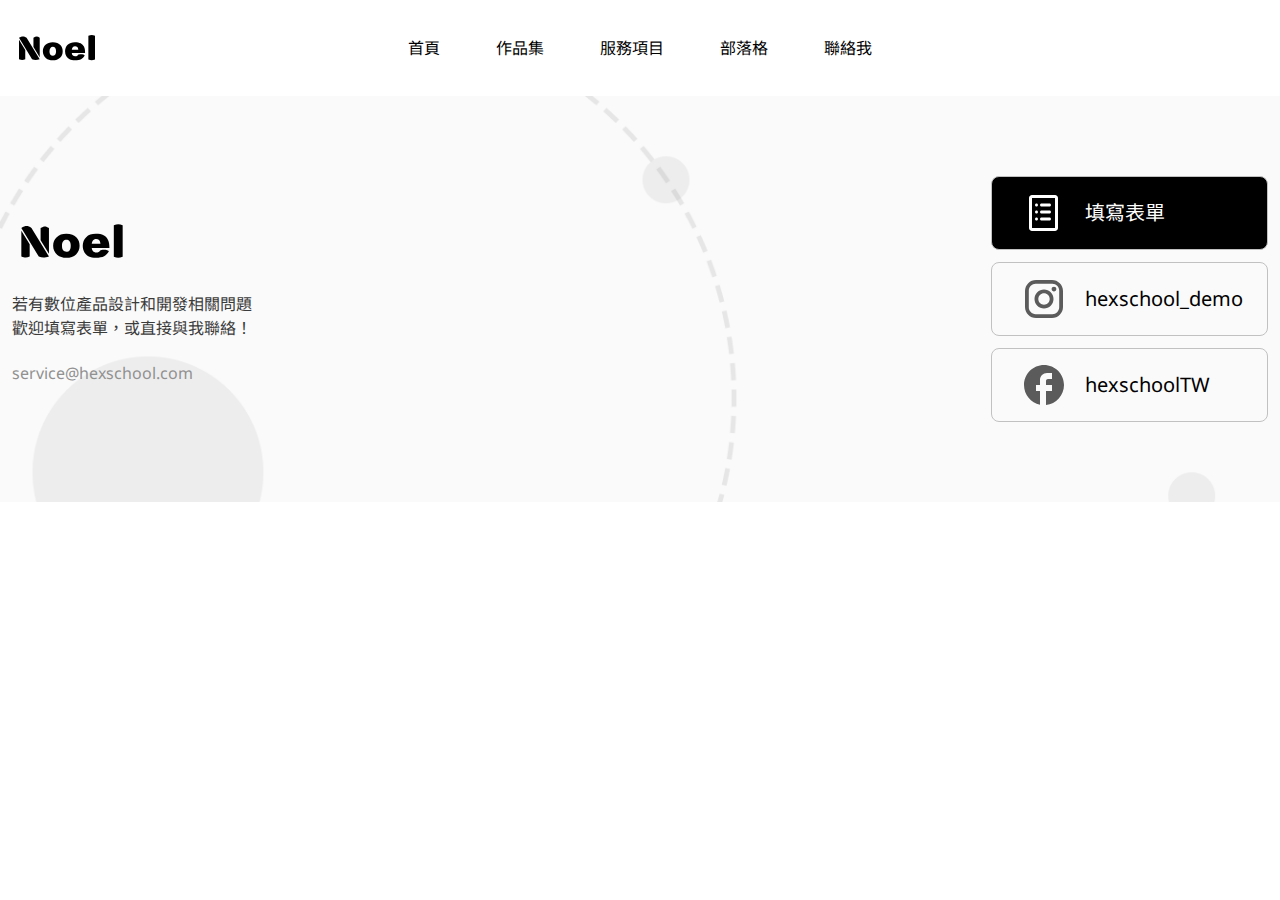
<file: index.html>
<!DOCTYPE html>
<html lang="en">
<head>
    <meta charset="UTF-8">
    <meta name="viewport" content="width=device-width, initial-scale=1.0">
    <title>切版任務作業一 - 個人品牌網站 - 開發經驗卡片設計</title>
    <link rel="stylesheet" href="https://fonts.googleapis.com/css2?family=Material+Symbols+Outlined" />
    <link rel="stylesheet" href="css/all.css">
</head>
<body>
    <div class="mask close_class"></div>
    <nav class="nav">
        <h1><a href="index.html" class="nav-logo">
            <img src="../img/logo.svg" alt="">
        </a></h1>
        <span class="material-symbols-outlined menu-btn">
            menu
        </span>
        <span class="material-symbols-outlined close-btn">
            close
        </span>
        <ul class="menu">
            <li class="item"><a href="index.html">首頁</a></li>
            <li class="item"><a href="./作品集/index.html">作品集</a></li>
            <li class="item"><a href="#">服務項目</a></li>
            <li class="item"><a href="#">部落格</a></li>
            <li class="item"><a href="#">聯絡我</a></li>
        </ul>
    </nav>
    <section class="footer">
        <div class="footer-container">
            <div class="contact">
                <img class="contact-logo" src="../img/logo.svg" alt="">
                <p class="contact-text">若有數位產品設計和開發相關問題<br>
                    歡迎填寫表單，或直接與我聯絡！</p>
                <p class="contact-email">service@hexschool.com</p>
            </div>
            <ul class="social">
                <li>
                    <a href="#" class="social-item from">
                        <img src="../img/form.svg" alt="">
                        <p class="social-text">填寫表單</p>
                    </a>
                </li>
                <li>
                    <a href="#" class="social-item">
                        <img src="../img/IG.svg" alt="">
                        <p class="social-text">hexschool_demo</p>
                    </a>
                </li>
                <li>
                    <a href="#" class="social-item">
                        <img src="../img/FB.svg" alt="">
                        <p class="social-text">hexschoolTW</p>
                    </a>
                </li>
            </ul>
        </div>
    </section>
    <script type="text/javascript" src="script/index.js"></script>
</body>
</html>
</file>
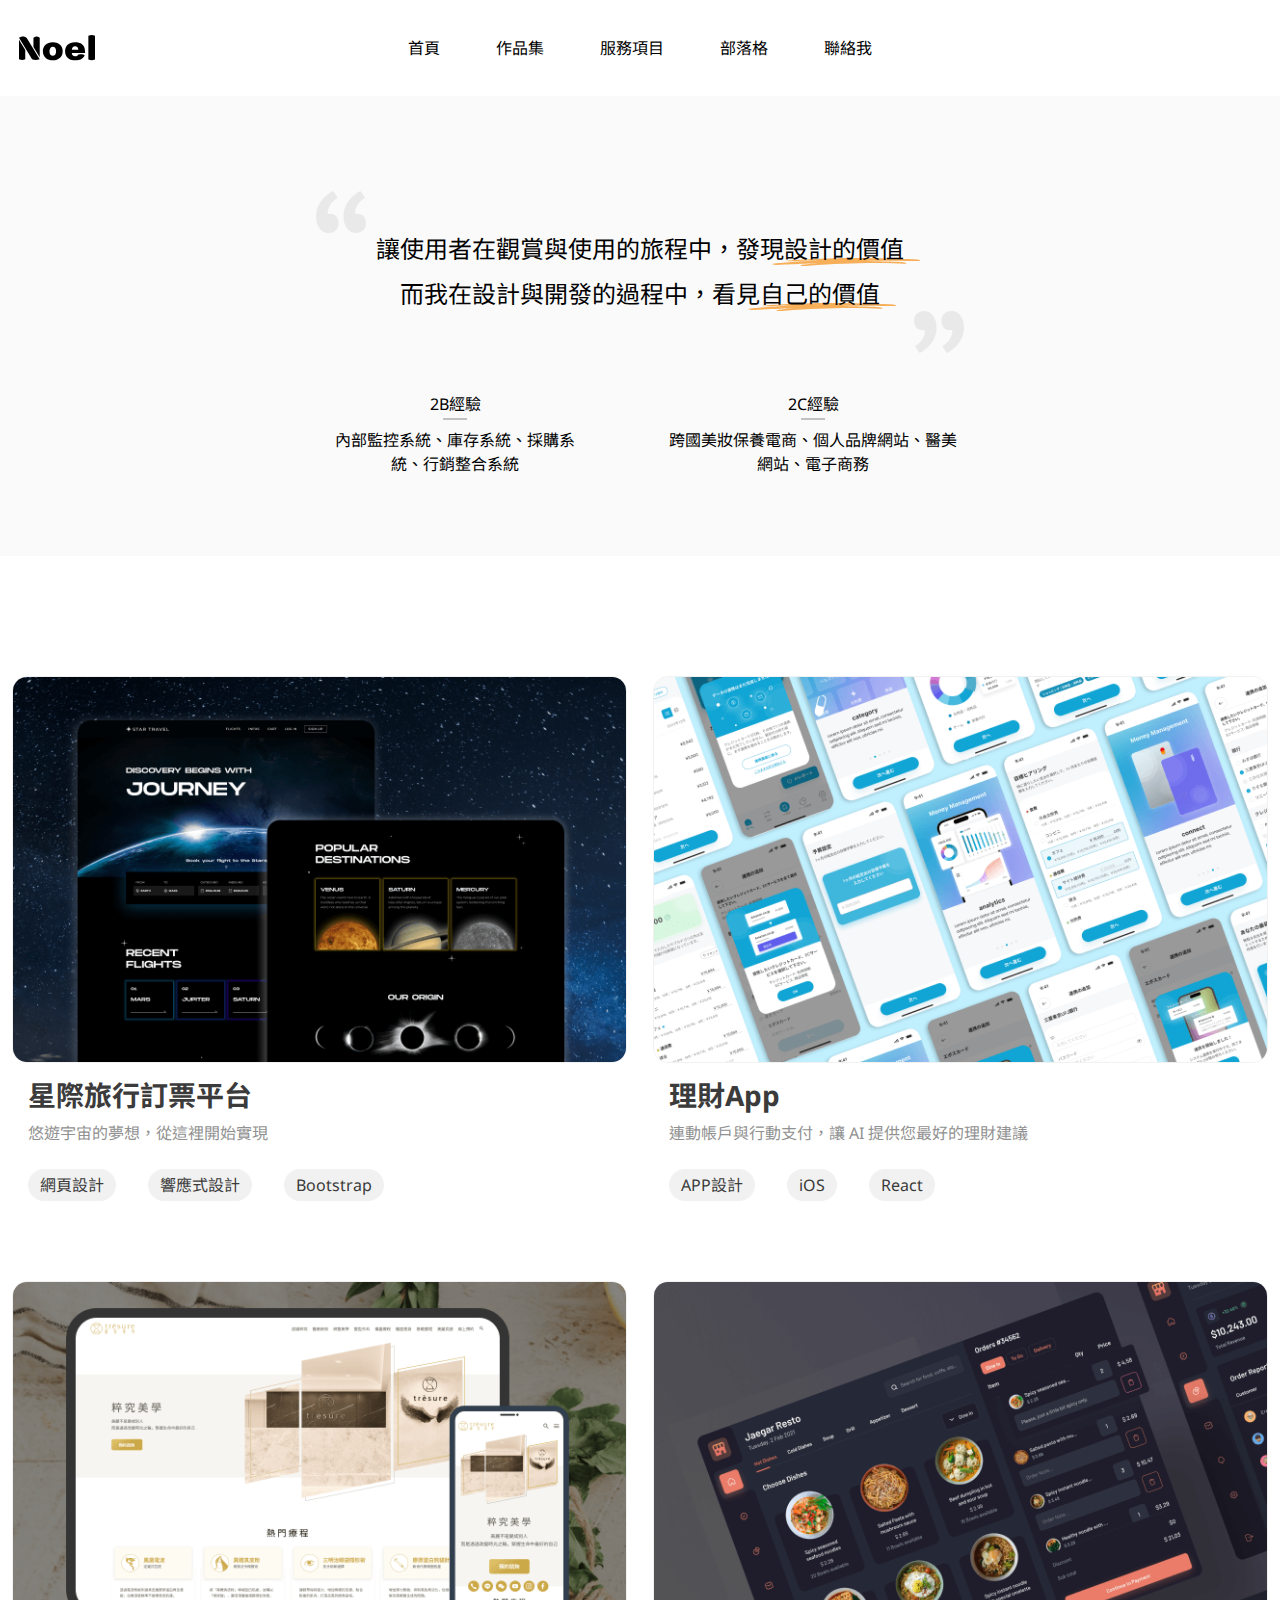
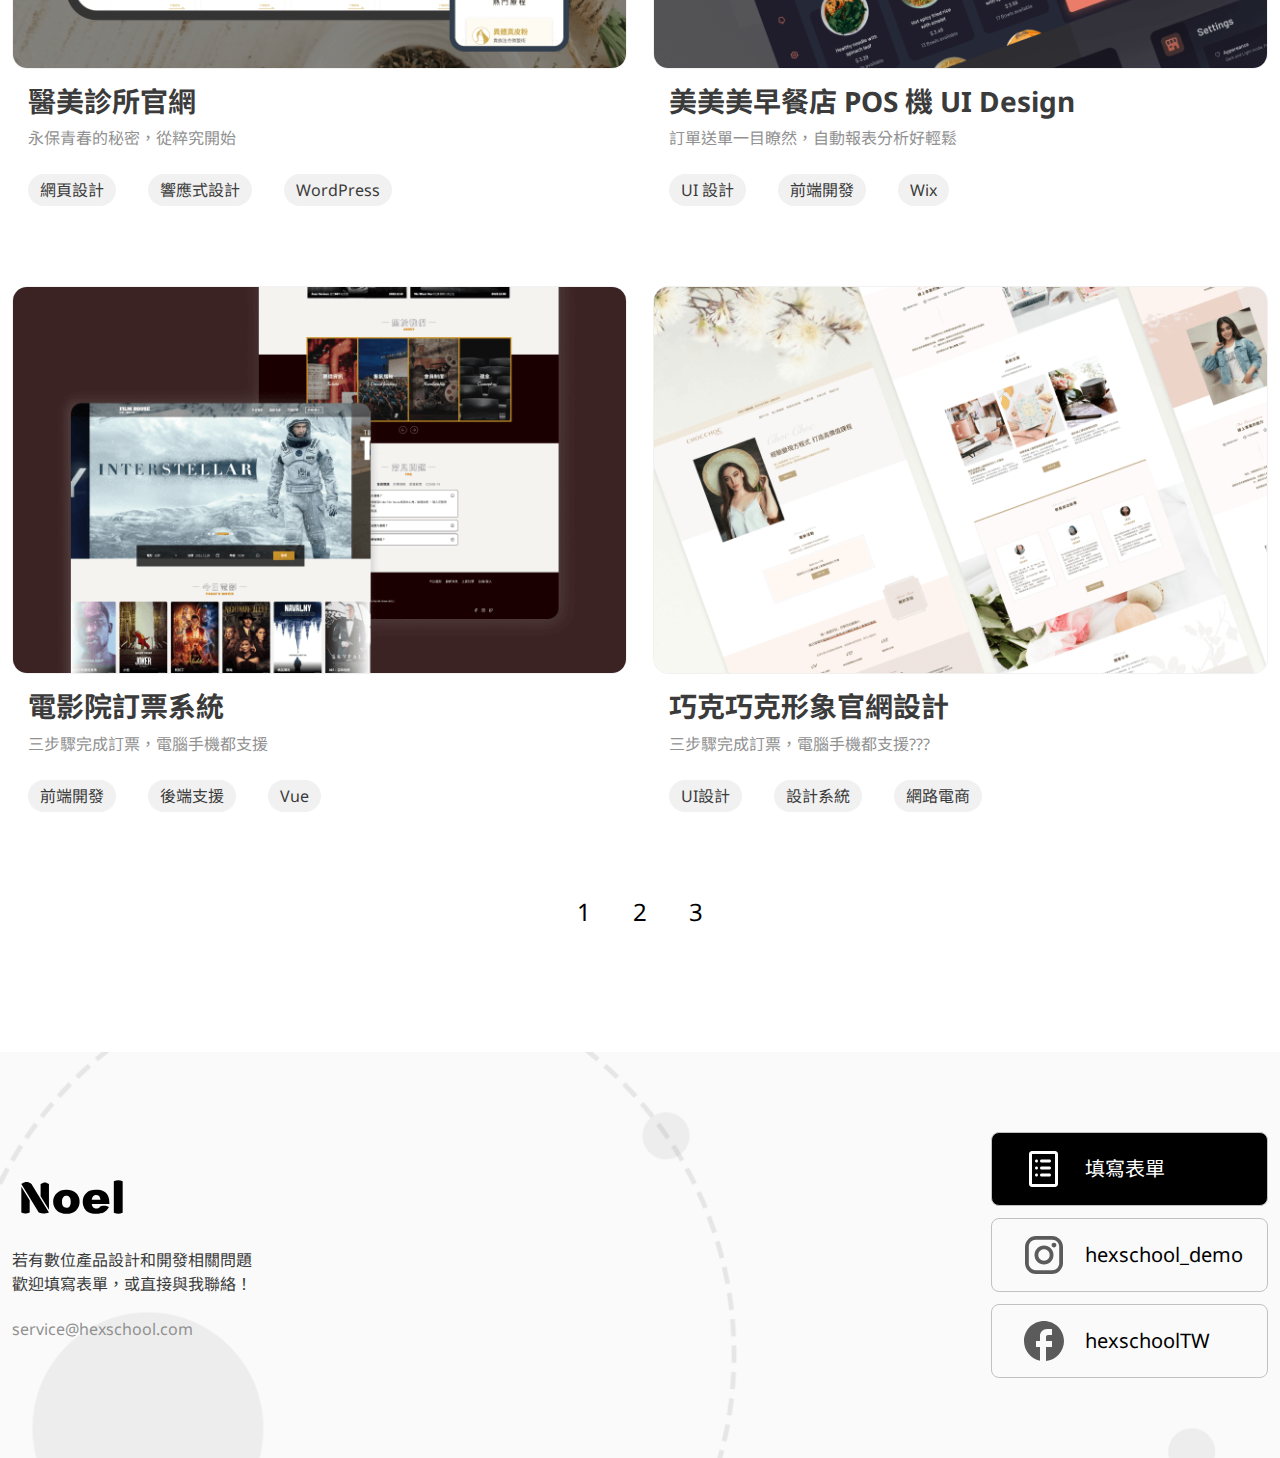
<file: 作品集/index.html>
<!DOCTYPE html>
<html lang="en">
<head>
    <meta charset="UTF-8">
    <meta name="viewport" content="width=device-width, initial-scale=1.0">
    <title>切版任務作業一 - 個人品牌網站 - 開發經驗卡片設計</title>
    <link rel="stylesheet" href="https://fonts.googleapis.com/css2?family=Material+Symbols+Outlined" />
    <link rel="stylesheet" href="css/all.css">
</head>
<body>
    <div class="mask close_class"></div>
    <nav class="nav">
        <h1><a href="../index.html" class="nav-logo">
            <img src="../img/logo.svg" alt="">
        </a></h1>
        <span class="material-symbols-outlined menu-btn">
            menu
        </span>
        <span class="material-symbols-outlined close-btn">
            close
        </span>
        <ul class="menu">
            <li class="item"><a href="../index.html">首頁</a></li>
            <li class="item"><a href="#">作品集</a></li>
            <li class="item"><a href="#">服務項目</a></li>
            <li class="item"><a href="#">部落格</a></li>
            <li class="item"><a href="#">聯絡我</a></li>
        </ul>
    </nav>
    <section class="banner">
        <div class="slogan-block">
            <img class="quote-l" src="../img/quote-left.png" alt="">
            <p>讓使用者在觀賞與使用的旅程中，<span>發現設計的價值<img class="underline" src="../img/orange-underline.svg" alt=""></span>
            </p>
            <p>而我在設計與開發的過程中，<span>看見自己的價值<img class="underline" src="../img/orange-underline.svg" alt=""></span>
            </p>
            <img class="quote-r" src="../img/quote-right.png" alt="">
        </div>
        <ul class="exp-block">
            <li class="exp">
                <p class="exp-title">2B經驗</p>
                <p class="exp-text">內部監控系統、庫存系統、採購系統、行銷整合系統</p>
            </li>
            <li class="exp">
                <p class="exp-title">2C經驗</p>
                <p class="exp-text">跨國美妝保養電商、個人品牌網站、醫美網站、電子商務</p>
            </li>
        </ul>
    </section>
    <section class="container">
        <ul class="card-list">
            <li class="card">
                <a href="#">
                    <img src="../img/work-image1.png" alt="星際旅行訂票平台">
                    <section class="text-box">
                        <div class="title-text">
                            <h2 class="title">星際旅行訂票平台</h2>
                            <p class="describe">悠遊宇宙的夢想，從這裡開始實現</p>
                        </div>
                        <ul class="tags">
                            <li class="tag">網頁設計</li>
                            <li class="tag">響應式設計</li>
                            <li class="tag">Bootstrap</li>
                        </ul>
                    </section>
                </a>
            </li>
            <li class="card">
                <a href="#">
                    <img src="../img/work-image2.png" alt="理財App">
                    <section class="text-box">
                        <div class="title-text">
                            <h2 class="title">理財App</h2>
                            <p class="describe" title="連動帳戶與行動支付，讓 AI 提供您最好的理財建議">連動帳戶與行動支付，讓 AI 提供您最好的理財建議</p>
                        </div>
                        <ul class="tags">
                            <li class="tag">APP設計</li>
                            <li class="tag">iOS</li>
                            <li class="tag">React</li>
                        </ul>
                    </section>
                </a>
            </li>
            <li class="card">
                <a href="#">
                    <img src="../img/work-image3.png" alt="醫美診所官網">
                    <section class="text-box">
                        <div class="title-text">
                            <h2 class="title">醫美診所官網</h2>
                            <p class="describe">永保青春的秘密，從粹究開始</p>
                        </div>
                        <ul class="tags">
                            <li class="tag">網頁設計</li>
                            <li class="tag">響應式設計</li>
                            <li class="tag">WordPress</li>
                        </ul>
                    </section>
                </a>
            </li>
            <li class="card">
                <a href="#">
                    <img src="../img/work-image4.png" alt="美美美早餐店 POS 機 UI Design">
                    <section class="text-box">
                        <div class="title-text">
                            <h2 class="title" title="美美美早餐店 POS 機 UI Design">美美美早餐店 POS 機 UI Design</h2>
                            <p class="describe">訂單送單一目瞭然，自動報表分析好輕鬆</p>
                        </div>
                        <ul class="tags">
                            <li class="tag">UI 設計</li>
                            <li class="tag">前端開發</li>
                            <li class="tag">Wix</li>
                        </ul>
                    </section>
                </a>
            </li>
            <li class="card">
                <a href="#">
                    <img src="../img/work-image5.png" alt="電影院訂票系統">
                    <section class="text-box">
                        <div class="title-text">
                            <h2 class="title">電影院訂票系統</h2>
                            <p class="describe">三步驟完成訂票，電腦手機都支援</p>
                        </div>
                        <ul class="tags">
                            <li class="tag">前端開發</li>
                            <li class="tag">後端支援</li>
                            <li class="tag">Vue</li>
                        </ul>
                    </section>
                </a>
            </li>
            <li class="card">
                <a href="#">
                    <img src="../img/work-image6.png" alt="巧克巧克形象官網設計">
                    <section class="text-box">
                        <div class="title-text">
                            <h2 class="title">巧克巧克形象官網設計</h2>
                            <p class="describe">三步驟完成訂票，電腦手機都支援???</p>
                        </div>
                        <ul class="tags">
                            <li class="tag">UI設計</li>
                            <li class="tag">設計系統</li>
                            <li class="tag">網路電商</li>
                        </ul>
                    </section>
                </a>
            </li>
        </ul>
        <ul class="pages">
            <li><a href="#" class="page">1</a></li>
            <li><a href="#" class="page">2</a></li>
            <li><a href="#" class="page">3</a></li>
        </ul>
    </section>
    <section class="footer">
        <div class="footer-container">
            <div class="contact">
                <img class="contact-logo" src="../img/logo.svg" alt="">
                <p class="contact-text">若有數位產品設計和開發相關問題<br>
                    歡迎填寫表單，或直接與我聯絡！</p>
                <p class="contact-email">service@hexschool.com</p>
            </div>
            <ul class="social">
                <li>
                    <a href="#" class="social-item from">
                        <img src="../img/form.svg" alt="">
                        <p class="social-text">填寫表單</p>
                    </a>
                </li>
                <li>
                    <a href="#" class="social-item">
                        <img src="../img/IG.svg" alt="">
                        <p class="social-text">hexschool_demo</p>
                    </a>
                </li>
                <li>
                    <a href="#" class="social-item">
                        <img src="../img/FB.svg" alt="">
                        <p class="social-text">hexschoolTW</p>
                    </a>
                </li>
            </ul>
        </div>
    </section>
    <script type="text/javascript" src="script/index.js"></script>
</body>
</html>
</file>
<file: css/all.css>
@import url("https://fonts.googleapis.com/css2?family=Noto+Sans+TC:wght@100..900&family=Noto+Sans:ital,wght@0,100..900;1,100..900&display=swap");
/* http://meyerweb.com/eric/tools/css/reset/ 
 * * v2.0 | 20110126
 * * License: none (public domain) */
html, body, div, span, applet, object, iframe, h1, h2, h3, h4, h5, h6, p, blockquote, pre, a, abbr, acronym, address, big, cite, code, del, dfn, em, img, ins, kbd, q, s, samp, small, strike, strong, sub, sup, tt, var, b, u, i, center, button, dl, dt, dd, ol, ul, li, fieldset, form, label, legend, table, caption, tbody, tfoot, thead, tr, th, td, article, aside, canvas, details, embed, figure, figcaption, footer, header, hgroup, menu, nav, output, ruby, section, summary, time, mark, audio, video {
  margin: 0;
  padding: 0;
  border: 0;
  font-size: 100%;
  /* font: inherit; */
  font-family: "Noto Sans", "Noto Sans TC", sans-serif;
  color: #000;
  vertical-align: baseline;
  text-decoration: none;
  box-sizing: border-box;
}

/* HTML5 display-role reset for older browsers */
article, aside, details, figcaption, figure, footer, header, hgroup, menu, nav, section {
  display: block;
}

body {
  line-height: 1;
}

ol, ul {
  list-style: none;
}

blockquote, q {
  quotes: none;
}

blockquote:before, blockquote:after {
  content: "";
  content: none;
}

q:before, q:after {
  content: "";
  content: none;
}

table {
  border-collapse: collapse;
  border-spacing: 0;
}

img {
  display: block;
  max-width: 100%;
}

html {
  max-width: 1920px;
  margin: 0 auto;
  overflow-x: hidden;
}

body {
  padding-top: 96px;
}
@media (max-width: 767px) {
  body {
    padding-top: 40px;
  }
}

.mask {
  position: fixed;
  width: 100%;
  height: 100%;
  background-color: rgba(0, 0, 0, 0.6);
  z-index: 5;
}

.nav {
  width: 1300px;
  margin: 0 auto;
  display: flex;
  justify-content: center;
  position: fixed;
  top: 0;
  left: 0;
  right: 0;
  padding: 32px 12px;
  background-color: #fff;
  z-index: 10;
}
@media (max-width: 1300px) {
  .nav {
    width: 100%;
  }
}
@media (max-width: 767px) {
  .nav {
    justify-content: flex-end;
    padding: 0 12px;
    align-items: flex-end;
  }
}
.nav-logo {
  align-self: center;
  position: absolute;
  left: 12px;
  top: 35px;
  bottom: 35.74px;
}
@media (max-width: 767px) {
  .nav-logo {
    top: 0;
    bottom: auto;
  }
}

.material-symbols-outlined {
  font-size: 40px;
}

@media (max-width: 767px) {
  .menu-btn:hover {
    color: #919191;
  }
  .menu-btn:active {
    background-color: rgba(0, 0, 0, 0.4);
    color: #fff;
  }
}

@media (max-width: 767px) {
  .close-btn {
    background-color: #000;
    color: #fff;
  }
  .close-btn:hover {
    background-color: rgba(145, 145, 145, 0.2);
    color: #000;
  }
  .close-btn:active {
    background-color: #919191;
  }
}

.menu {
  display: flex;
}
@media (max-width: 767px) {
  .menu {
    display: block;
    position: fixed;
    width: calc(100% - 24px);
    padding: 10px;
    background-color: #fff;
    position: absolute;
    top: 40px;
    left: 12px;
    z-index: 8;
  }
}

.item {
  margin: 0 20px;
  position: relative;
}
@media (max-width: 767px) {
  .item {
    margin: 0 auto;
    width: fit-content;
  }
}
.item a {
  display: block;
  width: auto;
  padding: 4px 8px;
  line-height: 1.5;
  position: relative;
}
@media (max-width: 767px) {
  .item a {
    padding: 10px;
    color: #000;
  }
}
.item a:hover:before {
  display: block;
  position: absolute;
  content: "";
  width: 8px;
  height: 8px;
  border-top: 1px solid #919191;
  border-right: 1px solid #919191;
  top: 0;
  right: 0;
}
.item a:hover:after {
  display: block;
  position: absolute;
  content: "";
  width: 8px;
  height: 8px;
  border-bottom: 1px solid #919191;
  border-right: 1px solid #919191;
  bottom: 0;
  right: 0;
}
.item:hover:before {
  display: block;
  position: absolute;
  content: "";
  width: 8px;
  height: 8px;
  border-top: 1px solid #919191;
  border-left: 1px solid #919191;
  top: 0;
  left: 0;
}
.item:hover:after {
  display: block;
  position: absolute;
  content: "";
  width: 8px;
  height: 8px;
  border-bottom: 1px solid #919191;
  border-left: 1px solid #919191;
  bottom: 0;
  left: 0;
}

.banner {
  max-width: 1300px;
  padding: 0 12px;
  margin: 0 auto;
}
.banner-container {
  display: flex;
}

.intro {
  white-space: nowrap;
  margin-right: 24px;
  display: flex;
  flex-direction: column;
  justify-content: center;
}
.intro-name {
  font-size: 40px;
  line-height: 1.2;
  font-weight: 600;
  margin-bottom: 24px;
}
.intro-text {
  font-size: 20px;
  line-height: 1.5;
  margin-bottom: 16px;
}
.intro-label {
  line-height: 1.5;
  margin-bottom: 60px;
}

.underline {
  position: relative;
}
.underline::before {
  position: absolute;
  display: inline-block;
  right: -16px;
  bottom: -2px;
  z-index: -1;
}

.icons {
  display: flex;
  gap: 16px;
}

.homepage {
  position: relative;
}

.home-works-title {
  margin: 120px auto 80px;
  width: fit-content;
  font-size: 32px;
  line-height: 1.2;
  font-weight: 600;
  letter-spacing: 0.12em;
  position: relative;
  background-color: #fff;
  padding: 0 16px;
}
.home-works-title::before {
  content: "";
  position: absolute;
  width: 370px;
  border: 0.5px solid #c1c1c1;
  top: 50%;
  left: 50%;
  transform: translate(-50%, -50%);
  z-index: -1;
}
.home-works-title p {
  position: relative;
}
.home-works-title p::before {
  content: "";
  position: absolute;
  border-radius: 45px;
  border: 3px solid #c1c1c1;
  top: 50%;
  left: -113px;
  transform: translate(-50%, -50%);
  z-index: -1;
}
.home-works-title p::after {
  content: "";
  position: absolute;
  border-radius: 45px;
  border: 3px solid #c1c1c1;
  top: 50%;
  left: 257px;
  transform: translate(-50%, -50%);
  z-index: -1;
}

.work1 {
  background: url(../img/homepage-work1-bg.png);
  background-size: cover;
  position: relative;
}
.work1::before {
  content: "";
  position: absolute;
  top: 0;
  bottom: 0;
  left: 0;
  right: 0;
  background: #272727;
  opacity: 40%;
}

.work2 {
  background: url(../img/homepage-work2-lg.png);
  position: relative;
}
.work2::before {
  content: "";
  position: absolute;
  top: 0;
  bottom: 0;
  left: 0;
  right: 50%;
  background: rgba(10, 16, 19, 0.5019607843);
}

.work3 {
  background-image: url(../img/homepage-work3-bg.png);
  background-size: cover;
  position: relative;
}
.work3::before {
  content: "";
  position: absolute;
  top: 0;
  bottom: 0;
  left: 0;
  right: 0;
  background: rgba(13, 12, 7, 0.5019607843);
}

.work-container {
  position: relative;
  max-width: 1300px;
  height: 800px;
  margin: 0 auto;
  display: flex;
  justify-content: space-between;
  align-items: center;
}
@media (max-width: 1300px) {
  .work-container {
    height: auto;
  }
}

.pic {
  height: 100%;
}

.pic1 {
  margin-top: 10%;
}

.pic3 {
  margin: 22% 0 14%;
}

.details {
  background-color: rgba(255, 255, 255, 0.1019607843);
  border-radius: 24px;
  width: 526px;
  padding: 80px 40px 0;
  display: flex;
  flex-direction: column;
}

.detail {
  border-bottom: 1px solid #fff;
}
.detail div {
  color: #fff;
  margin-bottom: 8px;
}
.detail-title {
  font-size: 28px;
  line-height: 1.2;
  font-weight: 700;
}
.detail-text {
  line-height: 1.5;
}

.tags {
  margin: 24px 0 40px;
  display: flex;
  flex-wrap: wrap;
  gap: 16px;
}

.tag {
  background-color: #fff;
  color: #3b3b3b;
  line-height: 1.5;
  padding: 4px 12px;
  border-radius: 16px;
}

.to-video {
  background-color: #000;
  margin: 40px auto;
  padding: 16px 32px;
  display: flex;
  gap: 8px;
  align-items: center;
}

.video-text {
  color: #fff;
  font-size: 20px;
  line-height: 1.5;
}

.material-symbols-outlined {
  color: #fff;
  font-size: 24px;
}

.services {
  background: url(../img/homepage-services-bg.png);
  padding: 120px 0;
}
.services-container {
  margin: 0 auto;
  max-width: 1300px;
}
.services-title {
  margin: 0 auto 80px;
  width: fit-content;
}

.serveices-list {
  display: flex;
  justify-content: space-between;
}

.service {
  width: 306px;
  height: 306px;
}

.footer {
  height: auto;
  background: url(../../../img/footer-bg-lg.png);
  background-size: cover;
}
@media (max-width: 767px) {
  .footer {
    background: url(../../../img/footer-bg-sm.png);
  }
}
.footer-container {
  margin: 0 auto;
  padding: 80px 12px;
  max-width: 1300px;
  display: flex;
  justify-content: space-between;
  align-items: center;
}
@media (max-width: 767px) {
  .footer-container {
    padding: 40px 12px;
    flex-direction: column;
    gap: 40px;
  }
}

.contact {
  display: flex;
  flex-direction: column;
  justify-content: space-between;
  gap: 24px;
}
@media (max-width: 767px) {
  .contact {
    align-items: center;
  }
}
.contact-logo {
  width: 120px;
}
.contact-text {
  line-height: 1.5;
  color: #3b3b3b;
}
.contact-email {
  line-height: 1.2;
  color: #919191;
}

.social {
  display: flex;
  flex-direction: column;
  justify-content: space-between;
  gap: 12px 0;
}
.social-item {
  display: block;
  max-width: 306px;
  padding: 8px 24px;
  display: flex;
  border: 1px solid #c1c1c1;
  border-radius: 8px;
}
.social-text {
  display: flex;
  align-items: center;
  margin-left: 13px;
  font-size: 20px;
  line-height: 1.5;
}

.from {
  background-color: #000;
}
.from p {
  color: #fff;
}

.close_class {
  display: none;
}/*# sourceMappingURL=all.css.map */
</file>
<file: 作品集/css/all.css>
@import url("https://fonts.googleapis.com/css2?family=Noto+Sans+TC:wght@100..900&family=Noto+Sans:ital,wght@0,100..900;1,100..900&display=swap");
/* http://meyerweb.com/eric/tools/css/reset/ 
 * * v2.0 | 20110126
 * * License: none (public domain) */
html, body, div, span, applet, object, iframe, h1, h2, h3, h4, h5, h6, p, blockquote, pre, a, abbr, acronym, address, big, cite, code, del, dfn, em, img, ins, kbd, q, s, samp, small, strike, strong, sub, sup, tt, var, b, u, i, center, button, dl, dt, dd, ol, ul, li, fieldset, form, label, legend, table, caption, tbody, tfoot, thead, tr, th, td, article, aside, canvas, details, embed, figure, figcaption, footer, header, hgroup, menu, nav, output, ruby, section, summary, time, mark, audio, video {
  margin: 0;
  padding: 0;
  border: 0;
  font-size: 100%;
  /* font: inherit; */
  font-family: "Noto Sans", "Noto Sans TC", sans-serif;
  color: #000;
  vertical-align: baseline;
  text-decoration: none;
  box-sizing: border-box;
}

/* HTML5 display-role reset for older browsers */
article, aside, details, figcaption, figure, footer, header, hgroup, menu, nav, section {
  display: block;
}

body {
  line-height: 1;
}

ol, ul {
  list-style: none;
}

blockquote, q {
  quotes: none;
}

blockquote:before, blockquote:after {
  content: "";
  content: none;
}

q:before, q:after {
  content: "";
  content: none;
}

table {
  border-collapse: collapse;
  border-spacing: 0;
}

img {
  display: block;
  max-width: 100%;
}

html {
  max-width: 1920px;
  margin: 0 auto;
}

body {
  padding-top: 96px;
}
@media (max-width: 767px) {
  body {
    padding-top: 40px;
  }
}

.mask {
  position: fixed;
  width: 100%;
  height: 100%;
  background-color: rgba(0, 0, 0, 0.6);
  z-index: 5;
}

.nav {
  width: 1300px;
  margin: 0 auto;
  display: flex;
  justify-content: center;
  position: fixed;
  top: 0;
  left: 0;
  right: 0;
  padding: 32px 12px;
  background-color: #fff;
  z-index: 10;
}
@media (max-width: 1300px) {
  .nav {
    width: 100%;
  }
}
@media (max-width: 767px) {
  .nav {
    justify-content: flex-end;
    padding: 0 12px;
    align-items: flex-end;
  }
}
.nav-logo {
  align-self: center;
  position: absolute;
  left: 12px;
  top: 35px;
  bottom: 35.74px;
}
@media (max-width: 767px) {
  .nav-logo {
    top: 0;
    bottom: auto;
  }
}

.material-symbols-outlined {
  font-size: 40px;
}

@media (max-width: 767px) {
  .menu-btn:hover {
    color: #919191;
  }
  .menu-btn:active {
    background-color: rgba(0, 0, 0, 0.4);
    color: #fff;
  }
}

@media (max-width: 767px) {
  .close-btn {
    background-color: #000;
    color: #fff;
  }
  .close-btn:hover {
    background-color: rgba(145, 145, 145, 0.2);
    color: #000;
  }
  .close-btn:active {
    background-color: #919191;
  }
}

.menu {
  display: flex;
}
@media (max-width: 767px) {
  .menu {
    display: block;
    position: fixed;
    width: calc(100% - 24px);
    padding: 10px;
    background-color: #fff;
    position: absolute;
    top: 40px;
    left: 12px;
    z-index: 8;
  }
}

.item {
  margin: 0 20px;
  position: relative;
}
@media (max-width: 767px) {
  .item {
    margin: 0 auto;
    width: fit-content;
  }
}
.item a {
  display: block;
  width: auto;
  padding: 4px 8px;
  line-height: 1.5;
  position: relative;
}
@media (max-width: 767px) {
  .item a {
    padding: 10px;
    color: #000;
  }
}
.item a:hover:before {
  display: block;
  position: absolute;
  content: "";
  width: 8px;
  height: 8px;
  border-top: 1px solid #919191;
  border-right: 1px solid #919191;
  top: 0;
  right: 0;
}
.item a:hover:after {
  display: block;
  position: absolute;
  content: "";
  width: 8px;
  height: 8px;
  border-bottom: 1px solid #919191;
  border-right: 1px solid #919191;
  bottom: 0;
  right: 0;
}
.item:hover:before {
  display: block;
  position: absolute;
  content: "";
  width: 8px;
  height: 8px;
  border-top: 1px solid #919191;
  border-left: 1px solid #919191;
  top: 0;
  left: 0;
}
.item:hover:after {
  display: block;
  position: absolute;
  content: "";
  width: 8px;
  height: 8px;
  border-bottom: 1px solid #919191;
  border-left: 1px solid #919191;
  bottom: 0;
  left: 0;
}

.banner {
  padding: 80px 0;
  background-color: #fafafa;
}
@media (max-width: 414px) {
  .banner {
    padding-top: 0;
  }
}

.slogan-block {
  max-width: 670px;
  margin: 0 auto;
  position: relative;
  padding: 59px 0;
  display: flex;
  flex-direction: column;
  justify-content: space-between;
}
@media (max-width: 414px) {
  .slogan-block {
    max-width: 300px;
    padding: 40px 0;
    align-items: center;
  }
}
.slogan-block p {
  text-align: center;
  font-size: 24px;
  line-height: 1.2;
  z-index: 1;
}
@media (max-width: 414px) {
  .slogan-block p {
    font-size: 20px;
    line-height: 1.5;
  }
}
.slogan-block p span {
  display: inline-block;
  position: relative;
}
.slogan-block p:nth-child(2) {
  margin-bottom: 16px;
}

.underline {
  position: absolute;
  display: inline-block;
  right: -16px;
  bottom: -2px;
  z-index: -1;
}

.quote-l {
  position: absolute;
  top: 0;
  left: 0;
}
@media (max-width: 414px) {
  .quote-l {
    position: static;
  }
}

.quote-r {
  position: absolute;
  bottom: 0;
  right: 0;
}
@media (max-width: 414px) {
  .quote-r {
    display: none;
  }
}

.exp-block {
  max-width: 676px;
  margin: 24px auto 0;
  display: flex;
  justify-content: space-between;
  gap: 40px;
}
@media (max-width: 414px) {
  .exp-block {
    max-width: 275px;
    display: block;
    margin: 0 auto;
  }
}

.exp {
  margin: 0 20px;
}
.exp p {
  text-align: center;
  line-height: 1.5;
}

.exp-title {
  position: relative;
  margin-bottom: 12px;
}
.exp-title::before {
  position: absolute;
  content: "";
  height: 2px;
  width: 24px;
  border-bottom: 2px solid #c1c1c1;
  top: 24px;
  left: calc((100% - 24px) / 2);
}

.container {
  max-width: 1300px;
  margin: 0 auto;
  padding: 120px 12px;
}
@media (max-width: 767px) {
  .container {
    padding: 80px 12px;
  }
}

.card-list {
  display: flex;
  flex-wrap: wrap;
  justify-content: space-between;
}
@media (max-width: 767px) {
  .card-list {
    display: block;
  }
}

.card {
  width: 49%;
  height: auto;
  margin-bottom: 80px;
}
@media (max-width: 767px) {
  .card {
    width: 100%;
    margin-bottom: 48px;
  }
}
.card img {
  width: 100%;
  border: 1px solid #f1f1f1;
  border-radius: 15px;
}
@media (max-width: 767px) {
  .card img {
    border: 0.55px;
    border-radius: 4px;
  }
}
.card p, .card h2 {
  overflow: hidden;
  white-space: nowrap;
  text-overflow: ellipsis;
}
@media (max-width: 767px) {
  .card p, .card h2 {
    overflow: visible;
    white-space: normal;
    text-overflow: clip;
  }
}

.text-box {
  margin-top: 16px;
  padding-left: 16px;
}

.title {
  font-size: 28px;
  color: #3B3B3B;
  line-height: 1.2;
  padding-bottom: 8px;
  font-weight: 700;
}
@media (max-width: 414px) {
  .title {
    font-size: 20px;
  }
}

.describe {
  color: #919191;
  line-height: 1.5;
}

.tags {
  margin-top: 24px;
  display: flex;
  flex-wrap: wrap;
  gap: 16px;
}
@media (max-width: 414px) {
  .tags {
    gap: 8px;
  }
}
@media (max-width: 414px) {
  .tags {
    margin-top: 16px;
  }
}

.tag {
  background-color: #F1F1F1;
  color: #3B3B3B;
  line-height: 1.5;
  padding: 4px 12px;
  margin-right: 16px;
  border-radius: 16px;
}
@media (max-width: 767px) {
  .tag {
    margin-right: 8px;
  }
}

.pages {
  display: flex;
  justify-content: center;
  gap: 16px;
}

.page {
  display: block;
  text-align: center;
  width: 40px;
  height: 40px;
  font-size: 24px;
  line-height: 1.5;
  padding: 2px 13px;
}
.page:hover {
  background-color: #1e1e1e;
  color: #fff;
  border-radius: 4px;
}

.footer {
  height: auto;
  background: url(../../img/footer-bg-lg.png);
  background-size: cover;
}
@media (max-width: 767px) {
  .footer {
    background: url(../../img/footer-bg-sm.png);
  }
}
.footer-container {
  margin: 0 auto;
  padding: 80px 12px;
  max-width: 1300px;
  display: flex;
  justify-content: space-between;
  align-items: center;
}
@media (max-width: 767px) {
  .footer-container {
    padding: 40px 12px;
    flex-direction: column;
    gap: 40px;
  }
}

.contact {
  display: flex;
  flex-direction: column;
  justify-content: space-between;
  gap: 24px;
}
@media (max-width: 767px) {
  .contact {
    align-items: center;
  }
}
.contact-logo {
  width: 120px;
}
.contact-text {
  line-height: 1.5;
  color: #3b3b3b;
}
.contact-email {
  line-height: 1.2;
  color: #919191;
}

.social {
  display: flex;
  flex-direction: column;
  justify-content: space-between;
  gap: 12px 0;
}
.social-item {
  display: block;
  max-width: 306px;
  padding: 8px 24px;
  display: flex;
  border: 1px solid #c1c1c1;
  border-radius: 8px;
}
.social-text {
  display: flex;
  align-items: center;
  margin-left: 13px;
  font-size: 20px;
  line-height: 1.5;
}

.from {
  background-color: #000;
}
.from p {
  color: #fff;
}

.close_class {
  display: none;
}/*# sourceMappingURL=all.css.map */
</file>
